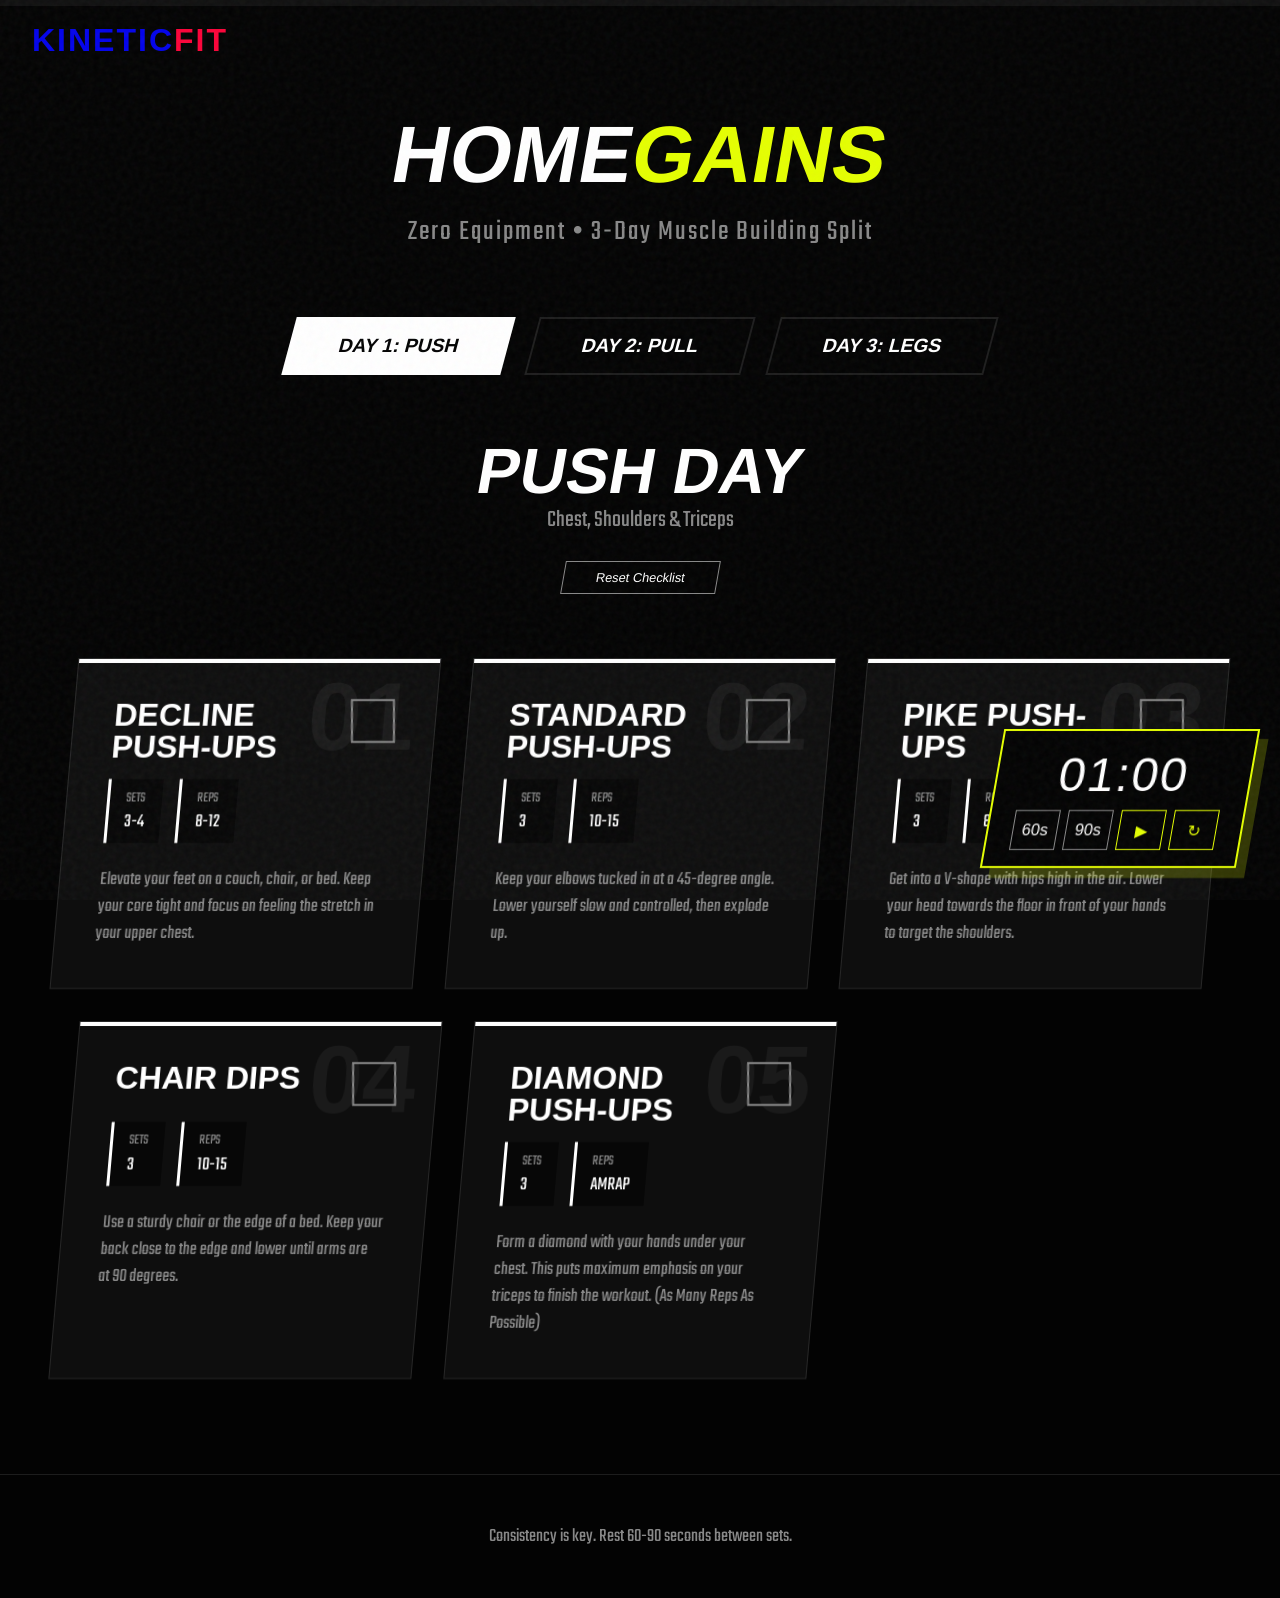
<file: index.html>
<!DOCTYPE html>
<html lang="en">
<head>
    <meta charset="UTF-8">
    <meta name="viewport" content="width=device-width, initial-scale=1.0, maximum-scale=1.0, user-scalable=no, viewport-fit=cover">
    <title>HomeGains | Workout Arena</title>
    <meta name="description" content="A comprehensive 3-day push/pull/legs home workout routine requiring zero equipment. Build muscle at home.">
    <meta name="apple-mobile-web-app-capable" content="yes">
    <meta name="apple-mobile-web-app-status-bar-style" content="black-translucent">
    <meta name="apple-mobile-web-app-title" content="HomeGains">
    <meta name="theme-color" content="#030303">
    <link rel="apple-touch-icon" href="icon.png">
    <link rel="manifest" href="manifest.json">
    <link rel="stylesheet" href="styles.css">
    <link rel="preconnect" href="https://fonts.googleapis.com">
    <link rel="preconnect" href="https://fonts.gstatic.com" crossorigin>
    <link href="https://fonts.googleapis.com/css2?family=Teko:wght@400;600;700&family=Syncopate:wght@700&display=swap" rel="stylesheet">
</head>
<body>
    <div class="noise-overlay"></div>

    <div class="progress-container">
        <div class="progress-bar" id="workout-progress"></div>
    </div>
    <nav class="kinetic-nav">
        <a href="landing.html" style="text-decoration:none;">
            <div class="logo glitch-hover" data-text="KINETICFIT">KINETIC<span>FIT</span></div>
        </a>
    </nav>

    <header class="header">
        <h1 class="header-title glitch-hover" data-text="HomeGains">Home<span class="highlight">Gains</span></h1>
        <p class="subtitle">Zero Equipment • 3-Day Muscle Building Split</p>
    </header>

    <main class="container">
        <div class="tabs">
            <button class="tab-btn active" data-target="push">
                DAY 1: PUSH
            </button>
            <button class="tab-btn" data-target="pull">
                DAY 2: PULL
            </button>
            <button class="tab-btn" data-target="legs">
                DAY 3: LEGS
            </button>
        </div>

        <div id="workout-container" class="content-area">
            <!-- Content will be injected by JavaScript -->
        </div>
    </main>

    <footer>
        <p>Consistency is key. Rest 60-90 seconds between sets.</p>
    </footer>

    <!-- Floating Rest Timer -->
    <div class="floating-timer">
        <div class="timer-display">01:00</div>
        <div class="timer-controls">
            <button id="timer-preset-60" class="timer-btn preset-btn">60s</button>
            <button id="timer-preset-90" class="timer-btn preset-btn">90s</button>
            <button id="timer-start" class="timer-btn action-btn">▶</button>
            <button id="timer-reset" class="timer-btn action-btn">↻</button>
        </div>
    </div>

    <script src="script.js"></script>
    <script>
        if ('serviceWorker' in navigator) {
            window.addEventListener('load', () => {
                navigator.serviceWorker.register('sw.js');
            });
        }
    </script>
</body>
</html>
</file>
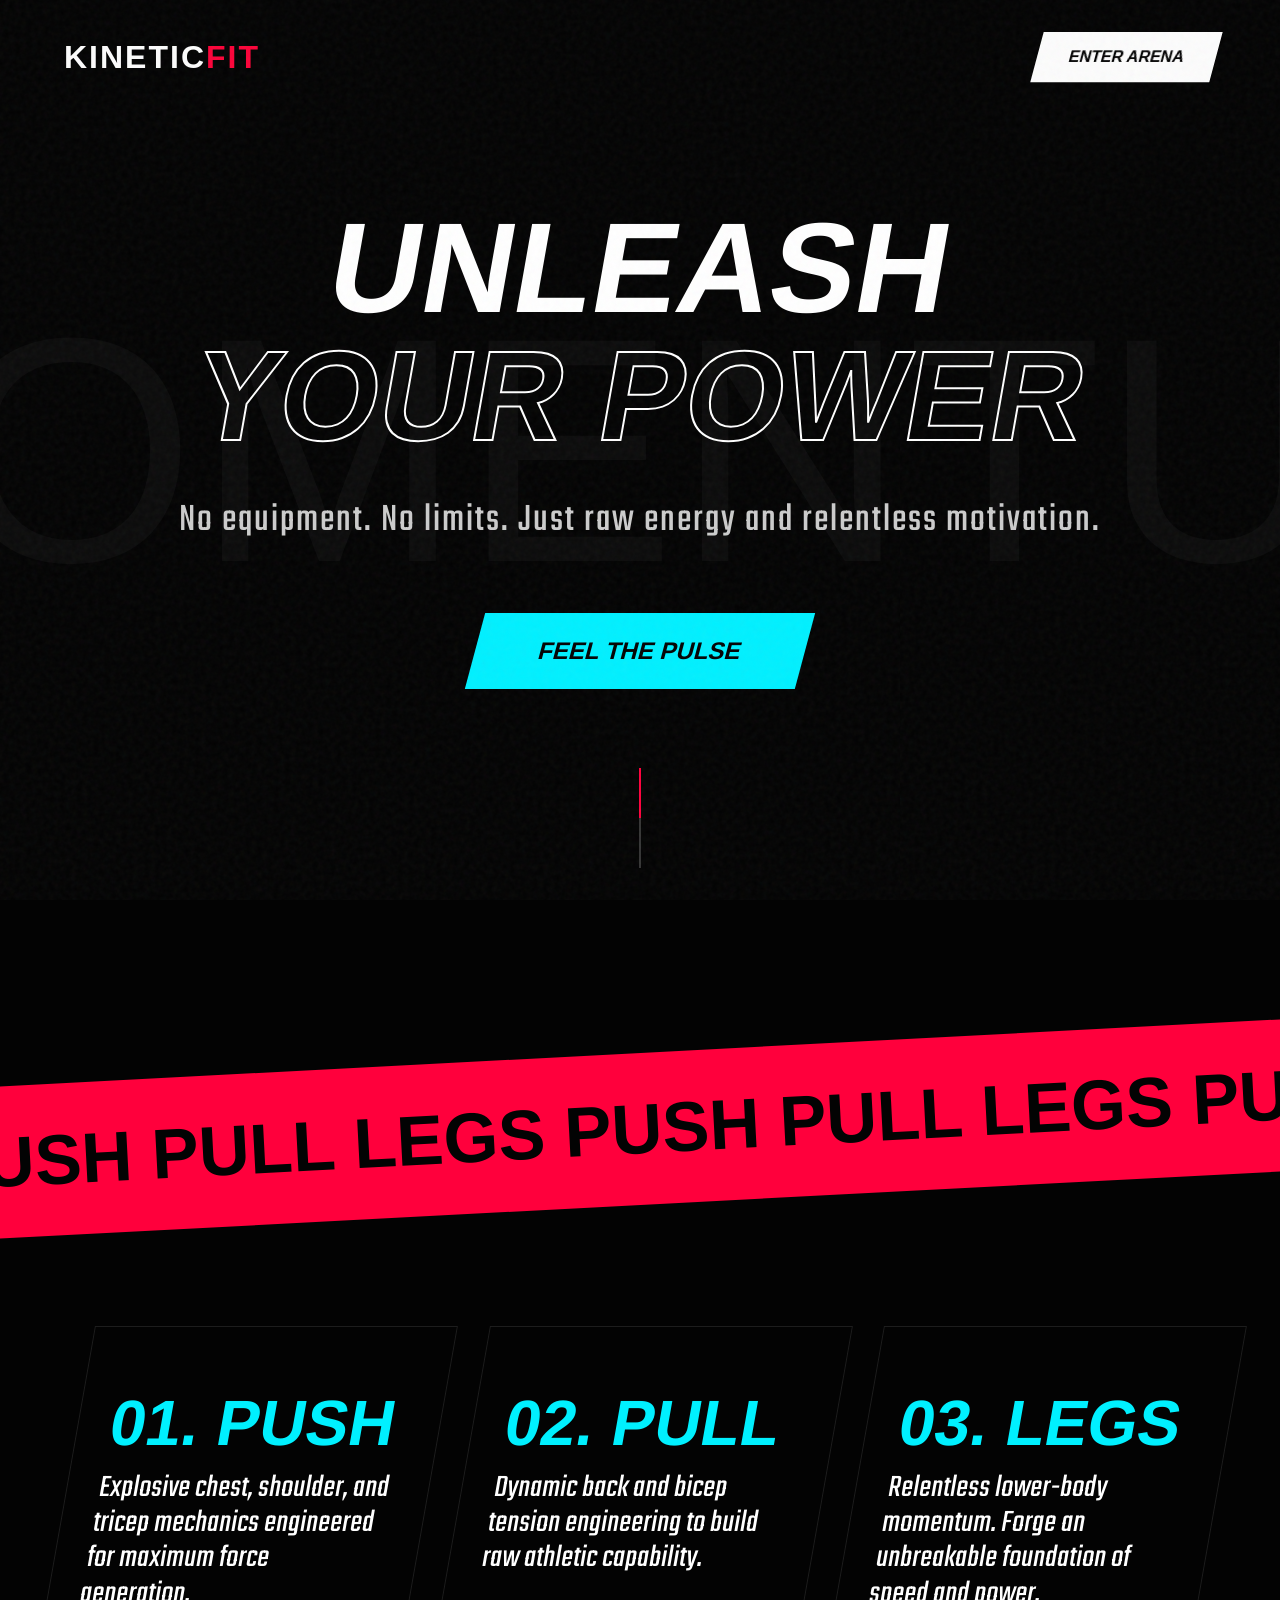
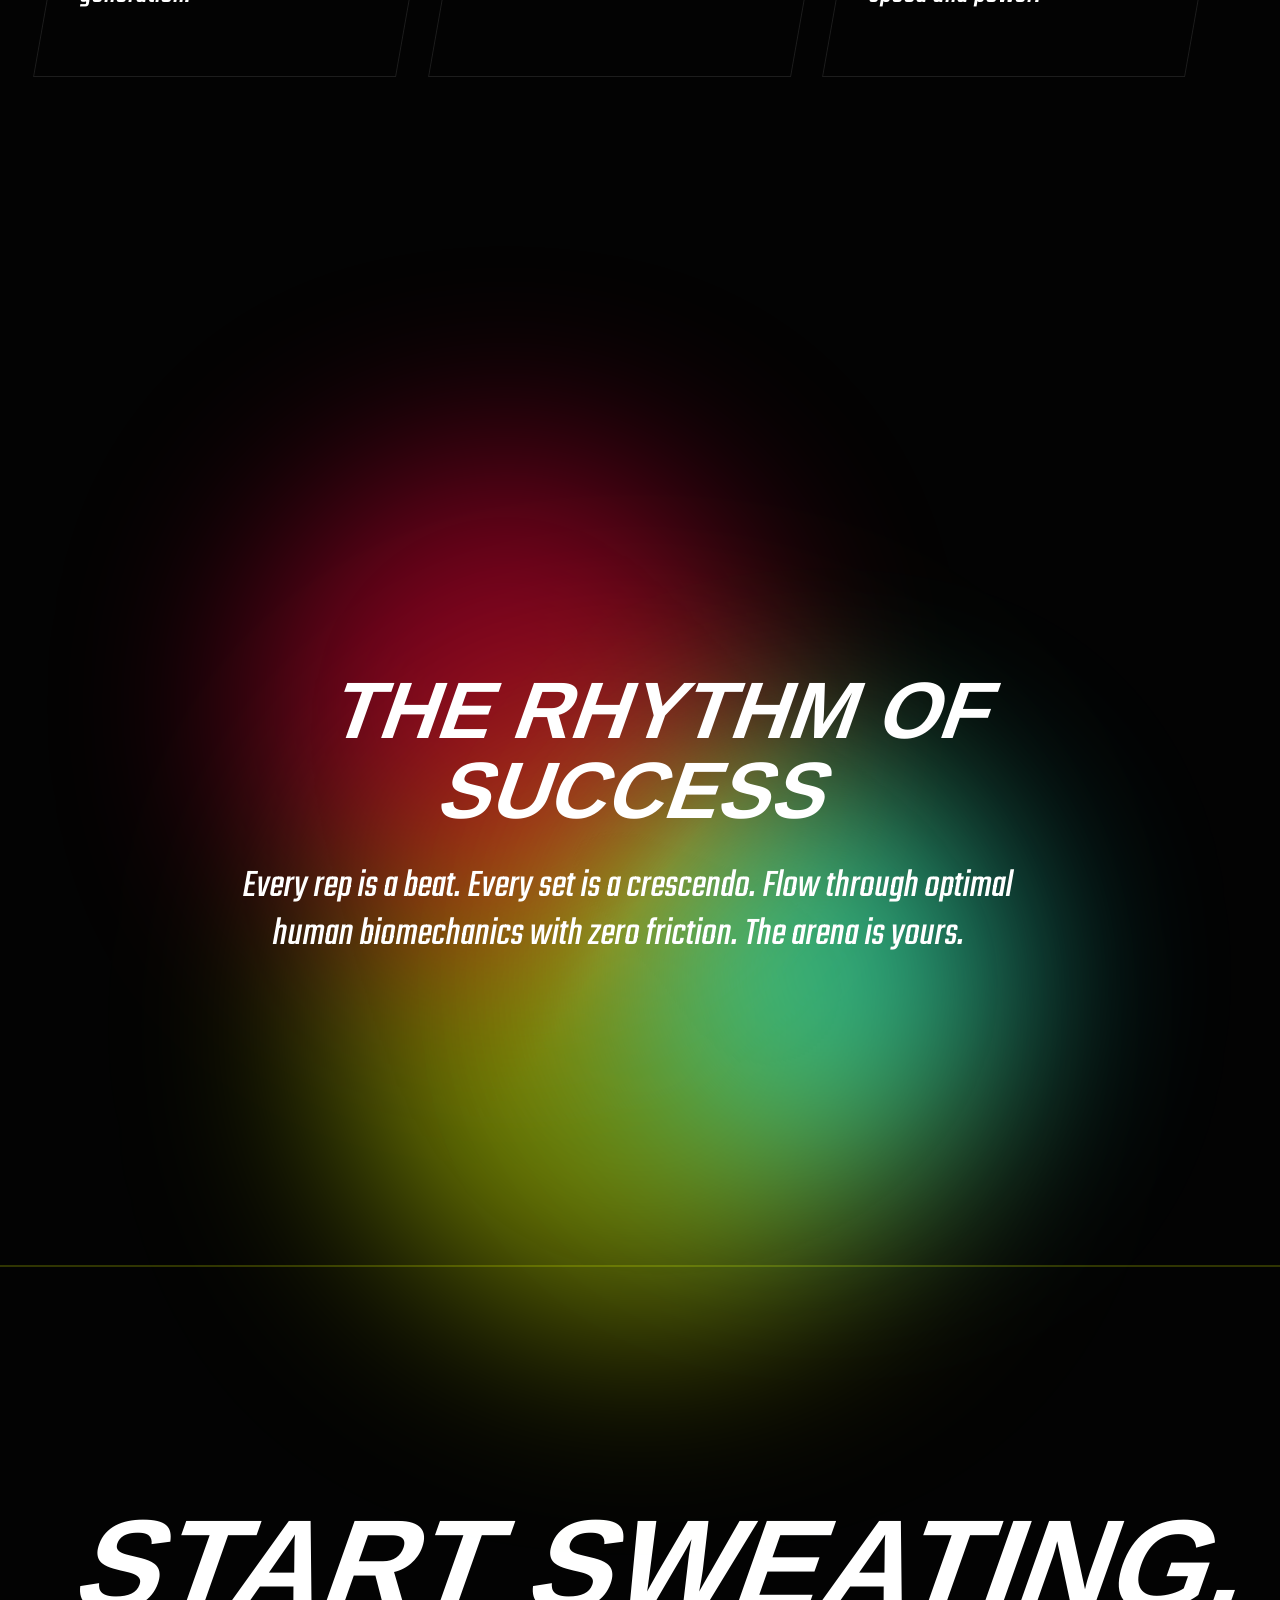
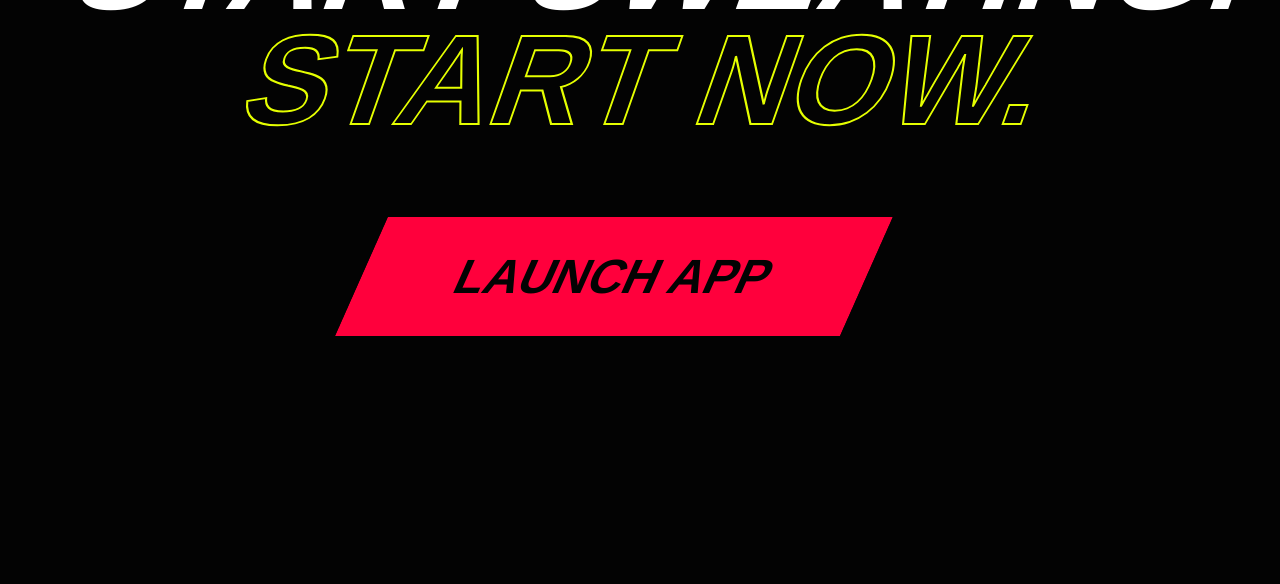
<file: landing.html>
<!DOCTYPE html>
<html lang="en">
<head>
    <meta charset="UTF-8">
    <meta name="viewport" content="width=device-width, initial-scale=1.0, maximum-scale=1.0, user-scalable=no, viewport-fit=cover">
    <title>HomeGains | Kinetic Energy</title>
    <meta name="description" content="Experience the raw energy of HomeGains. No equipment. No limits.">
    <meta name="apple-mobile-web-app-capable" content="yes">
    <meta name="apple-mobile-web-app-status-bar-style" content="black-translucent">
    <meta name="apple-mobile-web-app-title" content="HomeGains">
    <meta name="theme-color" content="#030303">
    <link rel="apple-touch-icon" href="icon.png">
    <link rel="manifest" href="manifest.json">
    <link rel="stylesheet" href="landing.css">
    <link rel="preconnect" href="https://fonts.googleapis.com">
    <link rel="preconnect" href="https://fonts.gstatic.com" crossorigin>
    <link href="https://fonts.googleapis.com/css2?family=Teko:wght@400;600;700&family=Syncopate:wght@700&display=swap" rel="stylesheet">
</head>
<body>
    <div class="noise-overlay"></div>

    <nav class="kinetic-nav">
        <div class="logo">KINETIC<span>FIT</span></div>
        <a href="index.html" class="nav-cta">ENTER ARENA</a>
    </nav>

    <section class="hero">
        <div class="hero-bg-text">MOMENTUM</div>
        <div class="hero-content">
            <h1 class="glitch" data-text="UNLEASH">UNLEASH</h1>
            <br>
            <h1 class="glitch outline" data-text="YOUR POWER">YOUR POWER</h1>
            <p class="hero-subtext">No equipment. No limits. Just raw energy and relentless motivation.</p>
            <a href="#intensity" class="btn-primary">FEEL THE PULSE</a>
        </div>
        <div class="scroll-indicator">
            <div class="line"></div>
        </div>
    </section>

    <section id="intensity" class="intensity-section">
        <div class="marquee-container">
            <div class="marquee">
                <span>PUSH PULL LEGS PUSH PULL LEGS PUSH PULL LEGS PUSH PULL LEGS PUSH PULL LEGS PUSH PULL LEGS</span>
            </div>
        </div>
        
        <div class="kinetic-grid">
            <div class="k-card reveal-left">
                <div class="k-card-inner">
                    <h2>01. PUSH</h2>
                    <p>Explosive chest, shoulder, and tricep mechanics engineered for maximum force generation.</p>
                </div>
                <div class="k-card-bg"></div>
            </div>
            <div class="k-card reveal-up" style="transition-delay: 0.1s;">
                <div class="k-card-inner">
                    <h2>02. PULL</h2>
                    <p>Dynamic back and bicep tension engineering to build raw athletic capability.</p>
                </div>
                <div class="k-card-bg"></div>
            </div>
            <div class="k-card reveal-right" style="transition-delay: 0.2s;">
                <div class="k-card-inner">
                    <h2>03. LEGS</h2>
                    <p>Relentless lower-body momentum. Forge an unbreakable foundation of speed and power.</p>
                </div>
                <div class="k-card-bg"></div>
            </div>
        </div>
    </section>

    <section class="rhythm-section">
        <div class="abstract-visual">
            <div class="orb orb-1"></div>
            <div class="orb orb-2"></div>
            <div class="orb orb-3"></div>
        </div>
        <div class="rhythm-content reveal-scale">
            <h2 class="section-title">THE RHYTHM OF SUCCESS</h2>
            <p>Every rep is a beat. Every set is a crescendo. Flow through optimal human biomechanics with zero friction. The arena is yours.</p>
        </div>
    </section>

    <section class="cta-section">
        <div class="cta-content reveal-up">
            <h2>START SWEATING.</h2>
            <h2>START NOW.</h2>
            <a href="index.html" class="btn-mega">
                <span class="btn-text">LAUNCH APP</span>
                <span class="btn-bg"></span>
            </a>
        </div>
    </section>

    <script src="landing.js"></script>
</body>
</html>
</file>
<file: styles.css>
:root {
    --bg: #030303;
    --card-bg: rgba(20, 20, 20, 0.6);
    --text: #ffffff;
    --text-muted: #888888;
    --neon-yellow: #E5FF00;
    --neon-red: #FF003C;
    --neon-blue: #00F0FF;
    --font-heading: 'Syncopate', sans-serif;
    --font-body: 'Teko', sans-serif;
    --glass-border: rgba(255, 255, 255, 0.1);
}

* { margin: 0; padding: 0; box-sizing: border-box; }

body {
    background-color: var(--bg);
    color: var(--text);
    font-family: var(--font-body);
    overflow-x: hidden;
    display: flex;
    flex-direction: column;
    min-height: 100dvh;
}

/* Noise */
.noise-overlay {
    position: fixed;
    top: 0; left: 0; right: 0; bottom: 0;
    background: url('data:image/svg+xml;utf8,%3Csvg viewBox="0 0 200 200" xmlns="http://www.w3.org/2000/svg"%3E%3Cfilter id="noiseFilter"%3E%3CfeTurbulence type="fractalNoise" baseFrequency="0.8" numOctaves="3" stitchTiles="stitch"/%3E%3C/filter%3E%3Crect width="100%25" height="100%25" filter="url(%23noiseFilter)"/%3E%3C/svg%3E');
    opacity: 0.05;
    z-index: 9998;
    pointer-events: none;
}

/* Progress Bar */
.progress-container {
    position: fixed; top: 0; left: 0; width: 100%; height: 6px;
    background: rgba(255, 255, 255, 0.05); z-index: 10000;
}
.progress-bar {
    height: 100%; width: 0%; background: var(--neon-yellow);
    transition: width 0.5s cubic-bezier(0.165, 0.84, 0.44, 1), background-color 0.5s;
    box-shadow: 0 0 15px var(--neon-yellow);
}

/* Glitch Hover */
.glitch-hover { position: relative; display: inline-block; }
.glitch-hover:hover::before, .glitch-hover:hover::after {
    content: attr(data-text); position: absolute; top: 0; left: 0; opacity: 0.8; pointer-events: none;
}
.glitch-hover:hover::before {
    left: 2px; text-shadow: -2px 0 var(--neon-red);
    animation: glitch-anim-1 0.2s linear infinite alternate-reverse;
}
.glitch-hover:hover::after {
    left: -2px; text-shadow: 2px 0 var(--neon-blue);
    animation: glitch-anim-2 0.2s linear infinite alternate-reverse;
}
@keyframes glitch-anim-1 { 0% { clip-path: inset(20% 0 80% 0); } 100% { clip-path: inset(80% 0 10% 0); } }
@keyframes glitch-anim-2 { 0% { clip-path: inset(10% 0 60% 0); } 100% { clip-path: inset(50% 0 30% 0); } }

h1, h2, h3, .logo {
    font-family: var(--font-heading);
    text-transform: uppercase;
    line-height: 1;
}

/* Header & Nav */
.kinetic-nav {
    padding: 1.5rem 2rem;
    position: relative;
    z-index: 100;
    mix-blend-mode: difference;
}
.logo {
    font-size: 2rem;
    font-weight: 700;
    letter-spacing: 2px;
}
.logo span { color: var(--neon-red); }

.header {
    text-align: center;
    padding: 2rem 1rem 4rem;
}
.header-title {
    font-size: 5rem;
    transform: skewX(-10deg);
    display: inline-block;
    position: relative;
}
.highlight {
    color: var(--neon-yellow);
}
.subtitle {
    font-size: 1.8rem;
    color: var(--text-muted);
    letter-spacing: 2px;
    margin-top: 1rem;
}

/* Tabs */
.container {
    max-width: 1200px;
    margin: 0 auto;
    padding: 0 1.5rem;
    flex-grow: 1;
    width: 100%;
}
.tabs {
    display: flex;
    justify-content: center;
    gap: 1.5rem;
    margin-bottom: 4rem;
    flex-wrap: wrap;
}
.tab-btn {
    background: transparent;
    border: 2px solid var(--glass-border);
    color: var(--text);
    padding: 1rem 3rem;
    font-family: var(--font-heading);
    font-size: 1.2rem;
    font-weight: 700;
    cursor: pointer;
    transform: skewX(-15deg);
    transition: all 0.3s;
}
.tab-btn:hover {
    border-color: var(--neon-yellow);
    box-shadow: 0 0 15px rgba(229, 255, 0, 0.3);
}
.tab-btn.active {
    background: var(--text);
    color: var(--bg);
}

/* Workout Area */
.section-header { text-align: center; margin-bottom: 4rem; }
.section-title { font-size: 4rem; transform: skewX(-10deg); display: inline-block; }
.section-desc { font-size: 1.5rem; color: var(--text-muted); }
.reset-btn {
    background: transparent;
    border: 1px solid var(--text-muted);
    color: var(--text);
    padding: 0.5rem 2rem;
    font-family: var(--font-heading);
    font-size: 0.8rem;
    cursor: pointer;
    transform: skewX(-10deg);
    margin-top: 1.5rem;
    transition: all 0.2s;
}
.reset-btn:hover { background: var(--neon-red); color: var(--bg); border-color: var(--neon-red); }

/* Grid & Cards */
.exercises-grid {
    display: grid;
    grid-template-columns: repeat(auto-fill, minmax(320px, 1fr));
    gap: 2rem;
    margin-bottom: 6rem;
}
.exercise-card {
    background: var(--card-bg);
    border: 1px solid var(--glass-border);
    padding: 2.5rem;
    transform: skewX(-5deg);
    position: relative;
    transition: all 0.4s;
}
.exercise-card::before {
    content: ''; position: absolute; top: 0; left: 0;
    width: 100%; height: 4px; background: var(--card-accent, #fff);
}
.exercise-card:hover {
    transform: skewX(-5deg) translateY(-10px);
    border-color: var(--card-accent, #fff);
}
.exercise-card.completed { opacity: 0.4; filter: grayscale(1); }
.exercise-card.completed .ex-name { text-decoration: line-through; }

.card-header { display: flex; justify-content: space-between; align-items: flex-start; margin-bottom: 1rem; position: relative; z-index: 2;}
.ex-name { font-size: 2rem; color: var(--card-accent, #fff); line-height: 1; }

.custom-checkbox {
    display: block; position: relative; padding-left: 50px; cursor: pointer; font-size: 22px; user-select: none; transform: skewX(5deg);
    min-height: 44px;
}
.custom-checkbox input { position: absolute; opacity: 0; cursor: pointer; height: 0; width: 0; }
.checkmark {
    position: absolute; top: 0; right: 0; height: 44px; width: 44px;
    background-color: transparent; border: 2px solid var(--text-muted); transition: all 0.2s;
}
.custom-checkbox:hover input ~ .checkmark { border-color: var(--text); }
.custom-checkbox input:checked ~ .checkmark { background-color: var(--card-accent, #fff); border-color: var(--card-accent, #fff); }
.checkmark:after { content: ""; position: absolute; display: none; }
.custom-checkbox input:checked ~ .checkmark:after { display: block; }
.custom-checkbox .checkmark:after {
    left: 15px; top: 8px; width: 8px; height: 20px; border: solid var(--bg); border-width: 0 4px 4px 0; transform: rotate(45deg);
}

.ex-number {
    position: absolute; top: 10px; right: 20px; font-size: 6rem; font-family: var(--font-heading); font-weight: 700; color: rgba(255, 255, 255, 0.05); pointer-events: none; line-height: 1;
}

.ex-metrics { display: flex; gap: 1rem; margin-bottom: 1.5rem; }
.metric { background: rgba(0, 0, 0, 0.5); padding: 0.5rem 1rem; font-size: 1.2rem; border-left: 3px solid var(--card-accent, #fff); }
.metric-label { color: var(--text-muted); font-size: 0.9rem; display: block; text-transform: uppercase; }

.ex-tips { color: var(--text-muted); font-size: 1.2rem; line-height: 1.4; font-weight: 400; }

/* Floating Timer */
.floating-timer {
    position: fixed;
    bottom: calc(2rem + env(safe-area-inset-bottom, 0px)); right: 2rem;
    background: var(--bg); border: 2px solid var(--neon-yellow);
    padding: 1rem 1.5rem; z-index: 100; display: flex; flex-direction: column; align-items: center; gap: 0.5rem;
    transform: skewX(-10deg); box-shadow: 10px 10px 0 rgba(229, 255, 0, 0.2); transition: transform 0.2s;
}
.floating-timer:hover { transform: skewX(-10deg) translate(-5px, -5px); box-shadow: 15px 15px 0 rgba(229, 255, 0, 0.4); }
.timer-display { font-family: var(--font-heading); font-size: 3rem; color: var(--text); letter-spacing: 2px; }
.timer-controls { display: flex; gap: 0.5rem; }
.timer-btn {
    background: transparent; border: 1px solid var(--text-muted); color: var(--text); width: 45px; height: 40px; font-family: var(--font-heading); font-size: 1rem; cursor: pointer; transition: all 0.2s;
}
.timer-btn:hover { background: var(--text); color: var(--bg); }
.timer-btn.action-btn { border-color: var(--neon-yellow); color: var(--neon-yellow); }
.timer-btn.action-btn:hover { background: var(--neon-yellow); color: var(--bg); }

footer { text-align: center; padding: 3rem; color: var(--text-muted); font-size: 1.2rem; border-top: 1px solid var(--glass-border); margin-top: auto; }

/* Animations */
@keyframes staggerFadeIn {
    from { opacity: 0; transform: translateY(50px) skewX(-5deg); }
    to { opacity: 1; transform: translateY(0) skewX(-5deg); }
}
.workout-section { display: none; }
.workout-section.active-section { display: block; animation: sectionFadeIn 0.5s ease; }
@keyframes sectionFadeIn { from { opacity: 0; transform: translateY(20px); } to { opacity: 1; transform: translateY(0); } }

@media (max-width: 768px) {
    .header-title { font-size: 3rem; }
    .tabs { flex-direction: column; padding: 0 2rem; }
    .tab-btn { justify-content: center; }
    .floating-timer { 
        bottom: calc(1rem + env(safe-area-inset-bottom, 0px)); 
        right: 0.5rem; 
        left: 0.5rem; 
        flex-direction: row; 
        justify-content: space-between; 
        padding: 0.8rem 1rem; 
    }
    .timer-display { font-size: 2.5rem; }
    .timer-controls { gap: 0.3rem; }
    .timer-btn { width: 38px; height: 38px; }
}
</file>
<file: landing.css>
:root {
    --bg: #030303;
    --text: #ffffff;
    --neon-yellow: #E5FF00;
    --neon-red: #FF003C;
    --neon-blue: #00F0FF;
    --font-heading: 'Syncopate', sans-serif;
    --font-body: 'Teko', sans-serif;
}

* {
    margin: 0;
    padding: 0;
    box-sizing: border-box;
}

body {
    background-color: var(--bg);
    color: var(--text);
    font-family: var(--font-body);
    overflow-x: hidden;
    scroll-behavior: smooth;
    min-height: 100dvh;
}

/* Noise overlay for gritty athletic feel */
.noise-overlay {
    position: fixed;
    top: 0; left: 0; right: 0; bottom: 0;
    background: url('data:image/svg+xml;utf8,%3Csvg viewBox="0 0 200 200" xmlns="http://www.w3.org/2000/svg"%3E%3Cfilter id="noiseFilter"%3E%3CfeTurbulence type="fractalNoise" baseFrequency="0.8" numOctaves="3" stitchTiles="stitch"/%3E%3C/filter%3E%3Crect width="100%25" height="100%25" filter="url(%23noiseFilter)"/%3E%3C/svg%3E');
    opacity: 0.05;
    z-index: 9998;
    pointer-events: none;
}

/* Typography */
h1, h2, .logo {
    font-family: var(--font-heading);
    text-transform: uppercase;
    line-height: 1;
}

/* Nav */
.kinetic-nav {
    position: fixed;
    top: 0; left: 0; right: 0;
    padding: 2rem 4rem;
    display: flex;
    justify-content: space-between;
    align-items: center;
    z-index: 100;
    mix-blend-mode: difference;
}
.logo {
    font-size: 2rem;
    font-weight: 700;
    letter-spacing: 2px;
}
.logo span { color: var(--neon-red); }

.nav-cta {
    font-family: var(--font-heading);
    color: var(--bg);
    background: var(--text);
    padding: 1rem 2rem;
    text-decoration: none;
    font-weight: 700;
    font-size: 1rem;
    transform: skewX(-15deg);
    transition: all 0.3s cubic-bezier(0.25, 1, 0.5, 1);
}
.nav-cta:hover {
    background: var(--neon-yellow);
    box-shadow: 0 0 20px rgba(229, 255, 0, 0.5);
    transform: skewX(-15deg) scale(1.05);
}

/* Hero */
.hero {
    height: 100vh;
    display: flex;
    align-items: center;
    justify-content: center;
    position: relative;
    overflow: hidden;
}
.hero-bg-text {
    position: absolute;
    font-size: 25vw;
    font-family: var(--font-heading);
    color: rgba(255,255,255,0.03);
    white-space: nowrap;
    top: 50%;
    left: 50%;
    transform: translate(-50%, -50%);
    pointer-events: none;
    z-index: 0;
}
.hero-content {
    position: relative;
    z-index: 1;
    text-align: center;
    animation: slideUpFade 1s cubic-bezier(0.165, 0.84, 0.44, 1) forwards;
}
.glitch {
    font-size: 8rem;
    font-weight: 700;
    position: relative;
    display: inline-block;
    transform: skewX(-10deg);
}
.glitch.outline {
    color: transparent;
    -webkit-text-stroke: 2px var(--text);
}

.hero-subtext {
    font-size: 2.5rem;
    margin-top: 2rem;
    letter-spacing: 2px;
    color: #ccc;
    font-weight: 400;
}

.btn-primary {
    display: inline-block;
    margin-top: 4rem;
    font-family: var(--font-heading);
    font-size: 1.5rem;
    color: var(--bg);
    background: var(--neon-blue);
    padding: 1.5rem 4rem;
    text-decoration: none;
    font-weight: 700;
    transform: skewX(-15deg);
    transition: all 0.3s;
    position: relative;
    overflow: hidden;
}
.btn-primary::before {
    content: '';
    position: absolute;
    top: 0; left: -100%;
    width: 100%; height: 100%;
    background: linear-gradient(90deg, transparent, rgba(255,255,255,0.4), transparent);
    transition: left 0.5s;
}
.btn-primary:hover::before {
    left: 100%;
}
.btn-primary:hover {
    background: var(--neon-yellow);
    box-shadow: 0 0 30px rgba(229, 255, 0, 0.6);
}

@keyframes slideUpFade {
    0% { opacity: 0; transform: translateY(50px); }
    100% { opacity: 1; transform: translateY(0); }
}

/* Scroll Indicator */
.scroll-indicator {
    position: absolute;
    bottom: 2rem;
    left: 50%;
    transform: translateX(-50%);
    height: 100px;
    width: 2px;
    background: rgba(255,255,255,0.2);
    overflow: hidden;
}
.scroll-indicator .line {
    width: 100%;
    height: 50%;
    background: var(--neon-red);
    animation: scrollLine 1.5s cubic-bezier(0.77, 0, 0.175, 1) infinite;
}
@keyframes scrollLine {
    0% { transform: translateY(-100%); }
    100% { transform: translateY(200%); }
}

/* Intensity Section */
.intensity-section {
    padding: 10rem 0;
    position: relative;
    overflow: hidden;
}
.marquee-container {
    background: var(--neon-red);
    color: var(--bg);
    padding: 2rem 0;
    transform: rotate(-3deg) scale(1.1);
    white-space: nowrap;
    overflow: hidden;
    position: relative;
    z-index: 0;
}
.marquee {
    display: inline-block;
    font-family: var(--font-heading);
    font-size: 4rem;
    font-weight: 700;
    animation: marqueeMove 15s linear infinite;
}
@keyframes marqueeMove {
    0% { transform: translateX(0); }
    100% { transform: translateX(-50%); }
}

.kinetic-grid {
    display: grid;
    grid-template-columns: repeat(3, 1fr);
    gap: 2rem;
    padding: 8rem 4rem;
    max-width: 1600px;
    margin: 0 auto;
    position: relative;
    z-index: 1;
}

.k-card {
    position: relative;
    background: transparent;
    border: 1px solid rgba(255,255,255,0.1);
    padding: 4rem 2rem;
    transform: skewX(-10deg);
    overflow: hidden;
    transition: transform 0.4s cubic-bezier(0.165, 0.84, 0.44, 1);
}
.k-card-bg {
    position: absolute;
    top: 0; left: 0; width: 100%; height: 100%;
    background: var(--neon-yellow);
    transform: translateY(100%);
    transition: transform 0.4s cubic-bezier(0.165, 0.84, 0.44, 1);
    z-index: -1;
}
.k-card:hover {
    transform: skewX(-10deg) translateY(-20px);
}
.k-card:hover .k-card-bg {
    transform: translateY(0);
}
.k-card:hover .k-card-inner h2,
.k-card:hover .k-card-inner p {
    color: var(--bg);
}
.k-card-inner h2 {
    font-size: 4rem;
    color: var(--neon-blue);
    margin-bottom: 1rem;
    transition: color 0.4s;
}
.k-card-inner p {
    font-size: 2rem;
    color: var(--text);
    transition: color 0.4s;
    font-weight: 400;
    line-height: 1.1;
}

/* Rhythm Section */
.rhythm-section {
    min-height: 100vh;
    display: flex;
    align-items: center;
    justify-content: center;
    position: relative;
    text-align: center;
    padding: 0 4rem;
}
.rhythm-content {
    max-width: 800px;
    z-index: 2;
}
.rhythm-content h2 {
    font-size: 5rem;
    margin-bottom: 2rem;
    transform: skewX(-10deg);
}
.rhythm-content p {
    font-size: 2.5rem;
    line-height: 1.2;
    color: var(--text);
    font-weight: 400;
}

/* Abstract Visuals */
.abstract-visual {
    position: absolute;
    top: 50%; left: 50%;
    transform: translate(-50%, -50%);
    width: 100%; height: 100%;
    z-index: 1;
    pointer-events: none;
}
.orb {
    position: absolute;
    border-radius: 50%;
    filter: blur(100px);
    opacity: 0.5;
}
.orb-1 { width: 500px; height: 500px; background: var(--neon-red); top: 10%; left: 20%; animation: pulse 4s infinite alternate; }
.orb-2 { width: 400px; height: 400px; background: var(--neon-blue); bottom: 10%; right: 20%; animation: pulse 5s infinite alternate-reverse; }
.orb-3 { width: 600px; height: 600px; background: var(--neon-yellow); top: 40%; left: 50%; transform: translateX(-50%); animation: pulse 6s infinite alternate; mix-blend-mode: overlay;}

@keyframes pulse {
    0% { transform: scale(0.8) translate(0, 0); }
    100% { transform: scale(1.2) translate(50px, 50px); }
}

/* CTA */
.cta-section {
    padding: 15rem 2rem;
    text-align: center;
    background: var(--bg);
    border-top: 2px solid rgba(229, 255, 0, 0.2);
}
.cta-content h2 {
    font-size: 8rem;
    line-height: 0.9;
    transform: skewX(-10deg);
}
.cta-content h2:last-of-type {
    color: transparent;
    -webkit-text-stroke: 2px var(--neon-yellow);
}
.btn-mega {
    display: inline-block;
    margin-top: 5rem;
    font-family: var(--font-heading);
    font-size: 3rem;
    color: var(--bg);
    padding: 2rem 6rem;
    text-decoration: none;
    font-weight: 900;
    transform: skewX(-15deg);
    position: relative;
    z-index: 1;
    overflow: hidden;
}
.btn-mega .btn-bg {
    position: absolute;
    top: 0; left: 0; right: 0; bottom: 0;
    background: var(--neon-red);
    z-index: -1;
    transition: transform 0.4s cubic-bezier(0.165, 0.84, 0.44, 1);
}
.btn-mega:hover .btn-bg {
    transform: scale(1.05);
    background: var(--neon-yellow);
}

/* Intersection Observer Animations */
.reveal-left { opacity: 0; transform: translateX(-100px) skewX(-10deg); transition: all 0.8s cubic-bezier(0.165, 0.84, 0.44, 1); }
.reveal-right { opacity: 0; transform: translateX(100px) skewX(-10deg); transition: all 0.8s cubic-bezier(0.165, 0.84, 0.44, 1); }
.reveal-up { opacity: 0; transform: translateY(100px) skewX(-10deg); transition: all 0.8s cubic-bezier(0.165, 0.84, 0.44, 1); }
.reveal-scale { opacity: 0; transform: scale(0.8); transition: all 1s cubic-bezier(0.165, 0.84, 0.44, 1); }

.is-visible {
    opacity: 1;
    transform: translateX(0) translateY(0) scale(1) skewX(-10deg) !important;
}
.rhythm-content.is-visible {
    transform: scale(1) skewX(-10deg) !important;
}

@media (max-width: 1024px) {
    .glitch { font-size: 5rem; }
    .hero-bg-text { font-size: 30vw; }
    .kinetic-grid { grid-template-columns: 1fr; }
    .rhythm-content h2 { font-size: 3rem; }
    .cta-content h2 { font-size: 4rem; }
    .kinetic-nav { padding: 1rem 2rem; }
}
</file>
